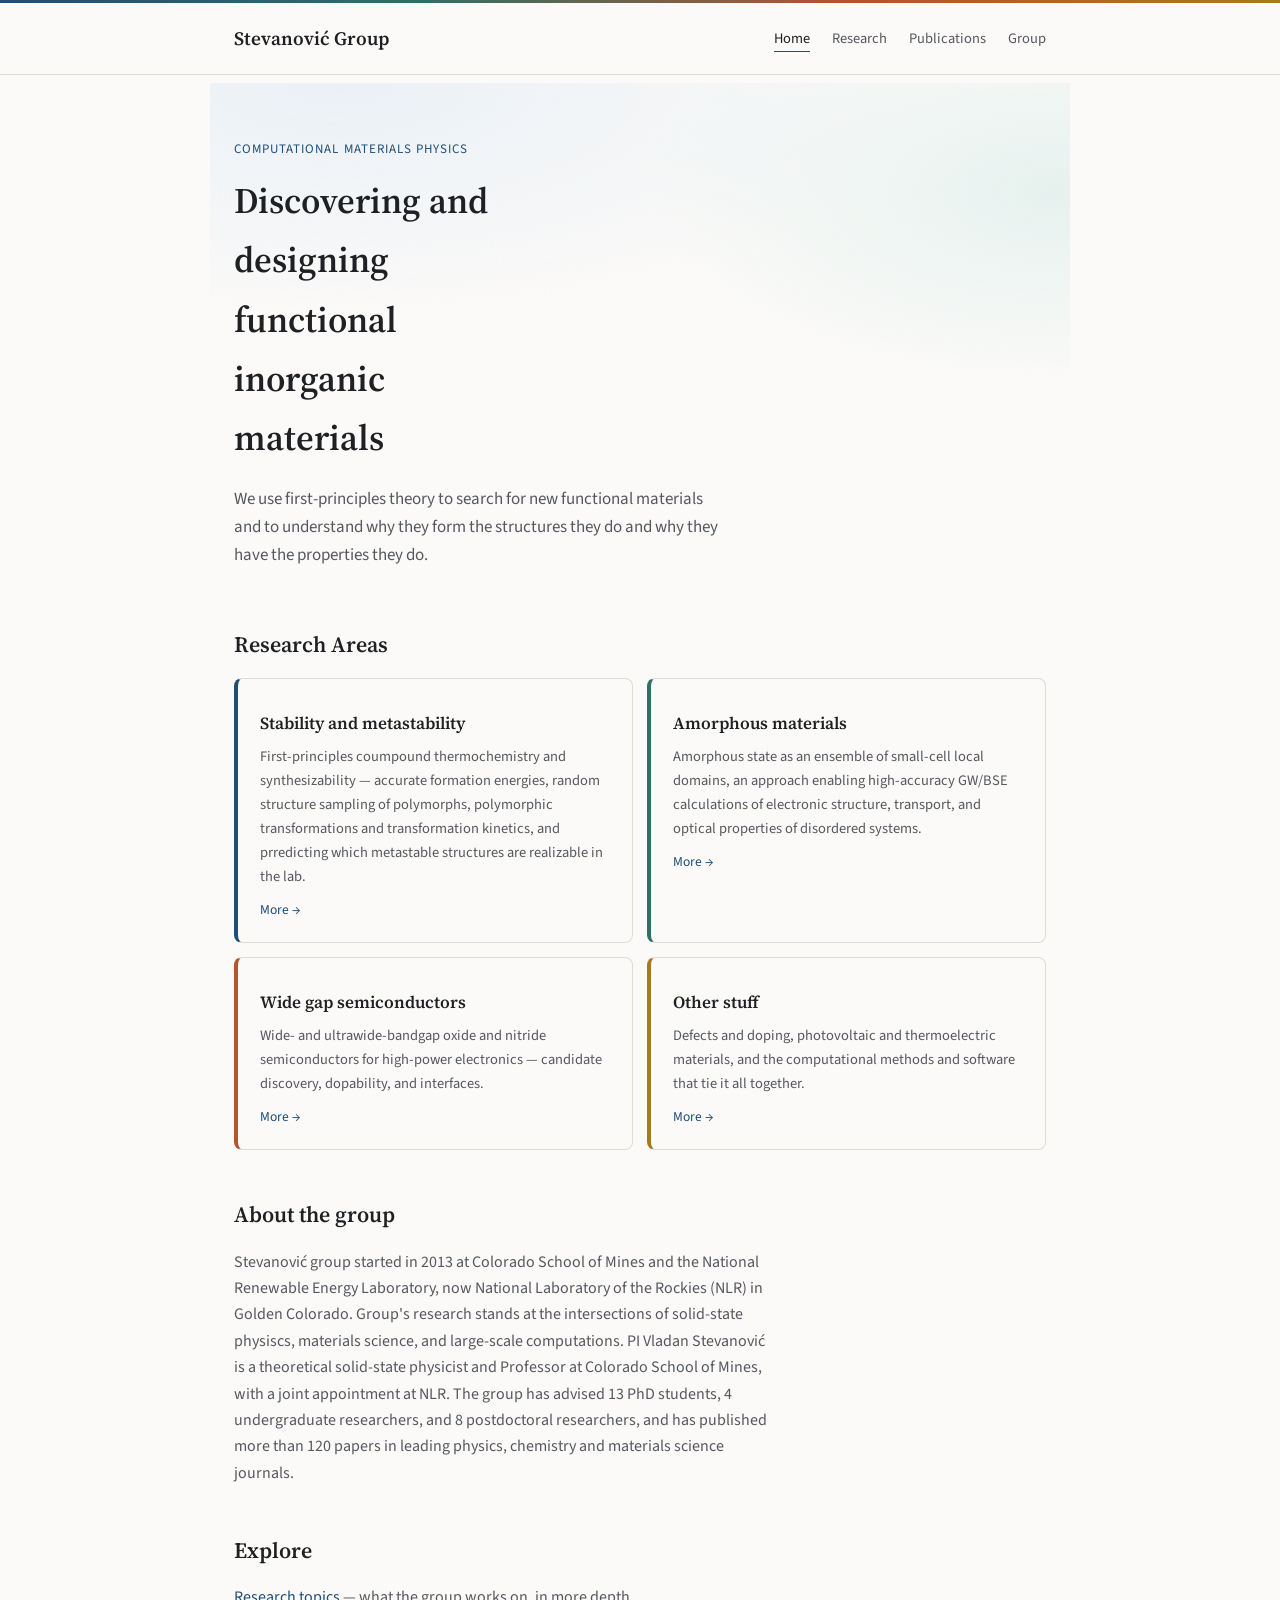
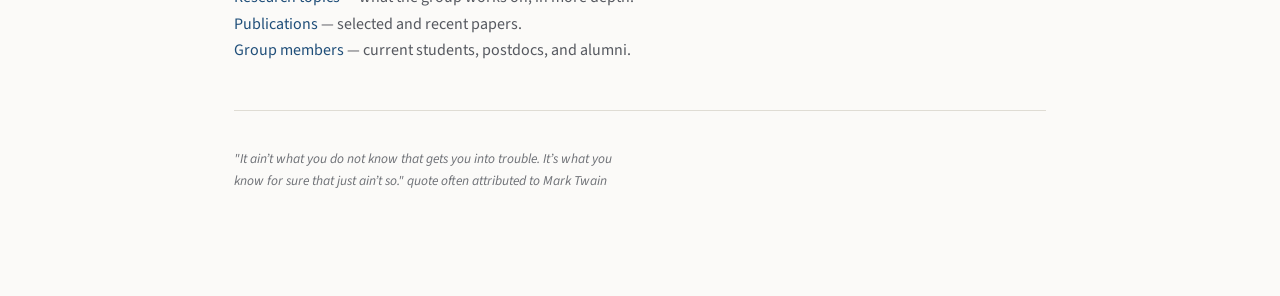
<file: index.html>
<!DOCTYPE html>
<html lang="en">
<head>
<meta charset="UTF-8">
<meta name="viewport" content="width=device-width, initial-scale=1.0">
<title>Stevanović Group — Computational Materials Physics</title>
<link rel="preconnect" href="https://fonts.googleapis.com">
<link rel="preconnect" href="https://fonts.gstatic.com" crossorigin>
<link href="https://fonts.googleapis.com/css2?family=Source+Serif+4:ital,wght@0,400;0,600;1,400&family=Source+Sans+3:wght@400;500;600&display=swap" rel="stylesheet">
<link rel="stylesheet" href="styles.css">
</head>
<body>

<header class="site-header">
  <div class="inner">
    <a class="brand" href="index.html">Stevanović Group</a>
    <ul class="site-nav">
      <li><a href="index.html" class="active">Home</a></li>
      <li><a href="research.html">Research</a></li>
      <li><a href="publications.html">Publications</a></li>
      <li><a href="group.html">Group</a></li>
    </ul>
  </div>
</header>

<div class="page">

  <div class="hero">
    <p class="eyebrow">Computational Materials Physics</p>
    <h1>Discovering and designing functional inorganic materials</h1>
    <p class="lede">We use first-principles theory to search for new functional materials and to
      understand why they form the structures they do and why they have the properties they do.</p>
  </div>

  <section class="highlights">
    <h2>Research Areas</h2>
    <div class="cards">
      <div class="card">
        <h3>Stability and metastability</h3>
        <p>First-principles coumpound thermochemistry and synthesizability — accurate formation
          energies, random structure sampling of polymorphs, polymorphic transformations and transformation
	  kinetics, and prredicting which metastable structures are realizable in the lab.</p>
        <a class="more" href="research.html#discovery">More →</a>
      </div>
      <div class="card">
        <h3>Amorphous materials</h3>
        <p>Amorphous state as an ensemble of small-cell local domains, an approach enabling
          high-accuracy GW/BSE calculations of electronic structure, transport, and optical
          properties of disordered systems.</p>
        <a class="more" href="research.html#amorphous">More →</a>
      </div>
      <div class="card">
        <h3>Wide gap semiconductors</h3>
        <p>Wide- and ultrawide-bandgap oxide and nitride semiconductors for high-power
          electronics — candidate discovery, dopability, and interfaces.</p>
        <a class="more" href="research.html#semiconductors">More →</a>
      </div>
      <div class="card">
        <h3>Other stuff</h3>
        <p>Defects and doping, photovoltaic and thermoelectric materials, and the
          computational methods and software that tie it all together.</p>
        <a class="more" href="research.html#other">More →</a>
      </div>
    </div>
  </section>

  <section class="about">
    <h2>About the group</h2>
    <p style="color:var(--ink-dim); max-width:68ch;">Stevanović group started in 2013 at Colorado
      School of Mines and the National Renewable Energy Laboratory, now National Laboratory of the Rockies (NLR)
      in Golden Colorado. Group's research stands at the intersections of solid-state physiscs, materials science,
      and large-scale computations. PI Vladan Stevanović is a theoretical solid-state physicist and Professor at
      Colorado School of Mines, with a joint appointment at NLR. The group has advised 13 PhD students,
      4 undergraduate researchers, and 8 postdoctoral researchers, and has published more than 120 papers
      in leading physics, chemistry and materials science journals.</p>
  </section>

  <section class="explore">
    <h2>Explore</h2>
    <p style="color:var(--ink-dim);">
      <a href="research.html">Research topics</a> — what the group works on, in more depth.<br>
      <a href="publications.html">Publications</a> — selected and recent papers.<br>
      <a href="group.html">Group members</a> — current students, postdocs, and alumni.
    </p>
  </section>

  <footer>
    <p style="color:var(--ink-dim); max-width:68ch;">"It ain’t what you do not know that gets you into trouble.
      It’s what you know for sure that just ain’t so." quote often attributed to Mark Twain</p>
  </footer>

</div>
</body>
</html>
</file>
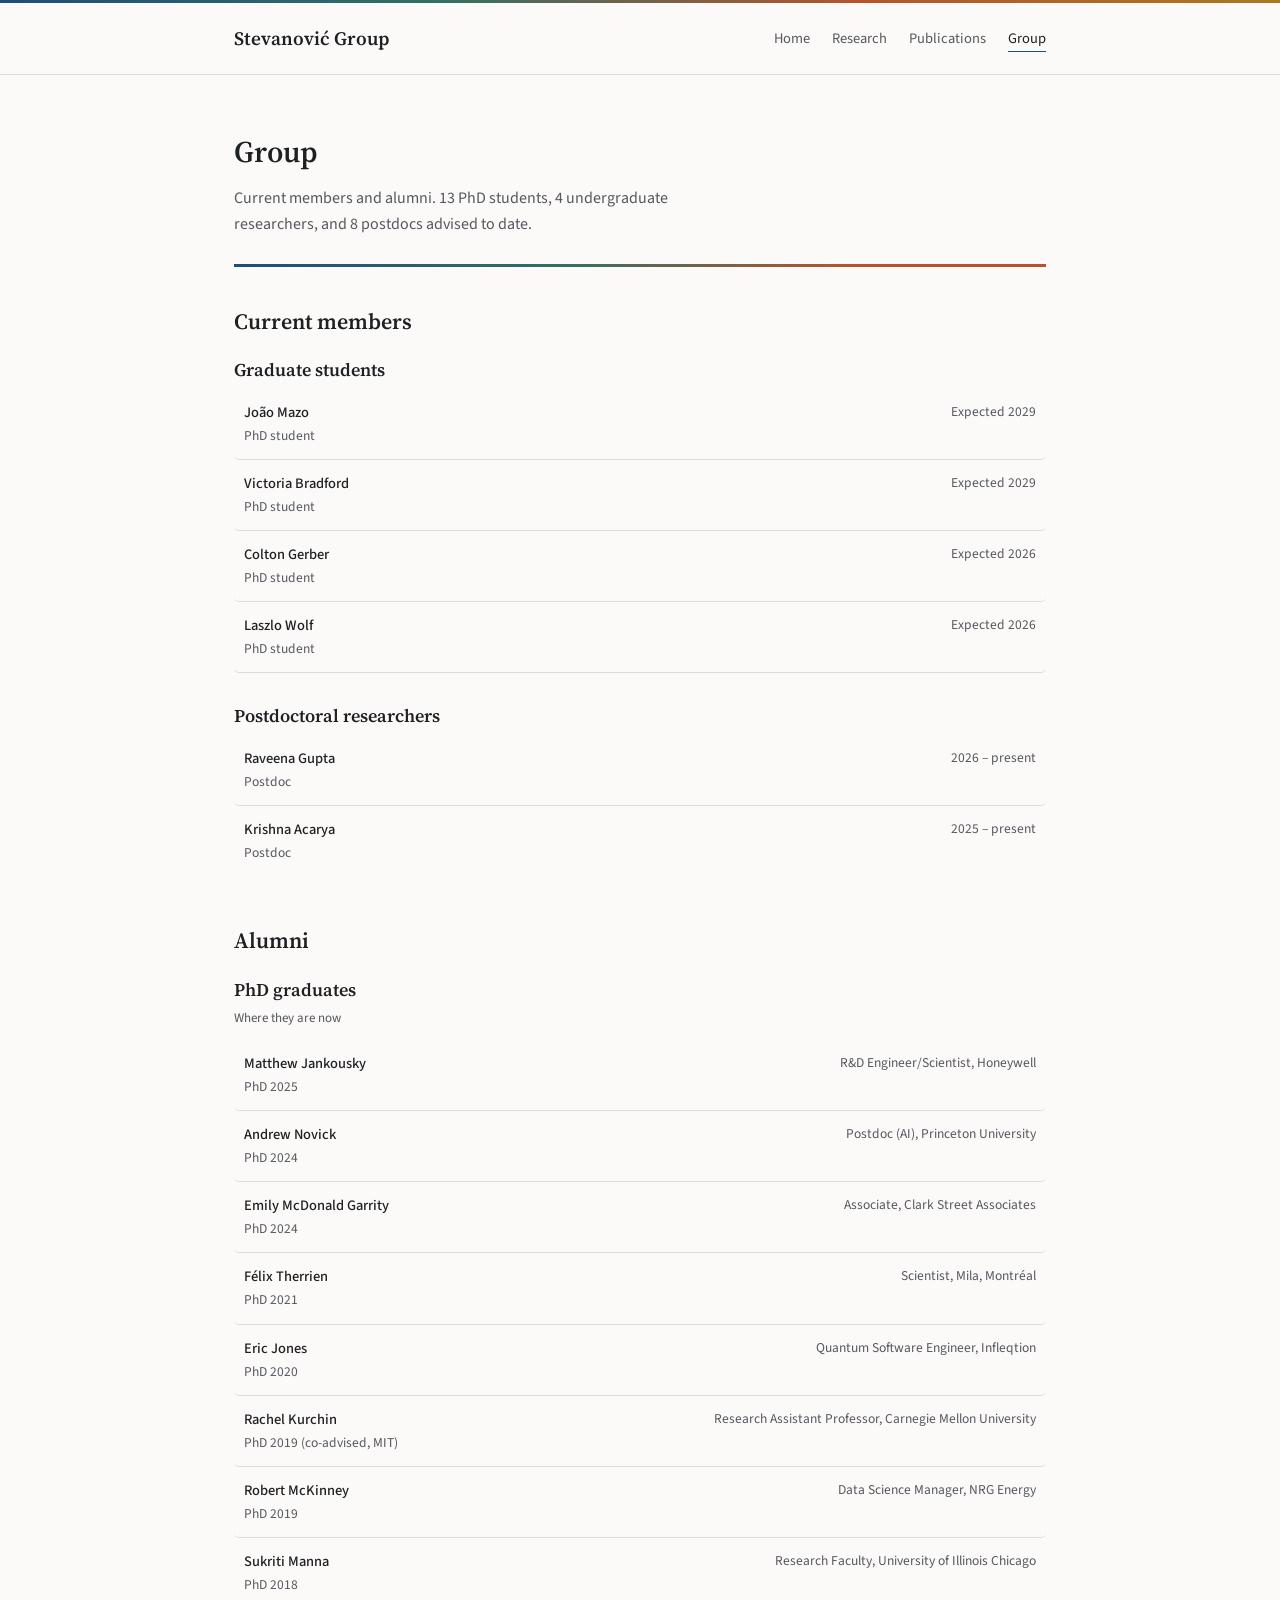
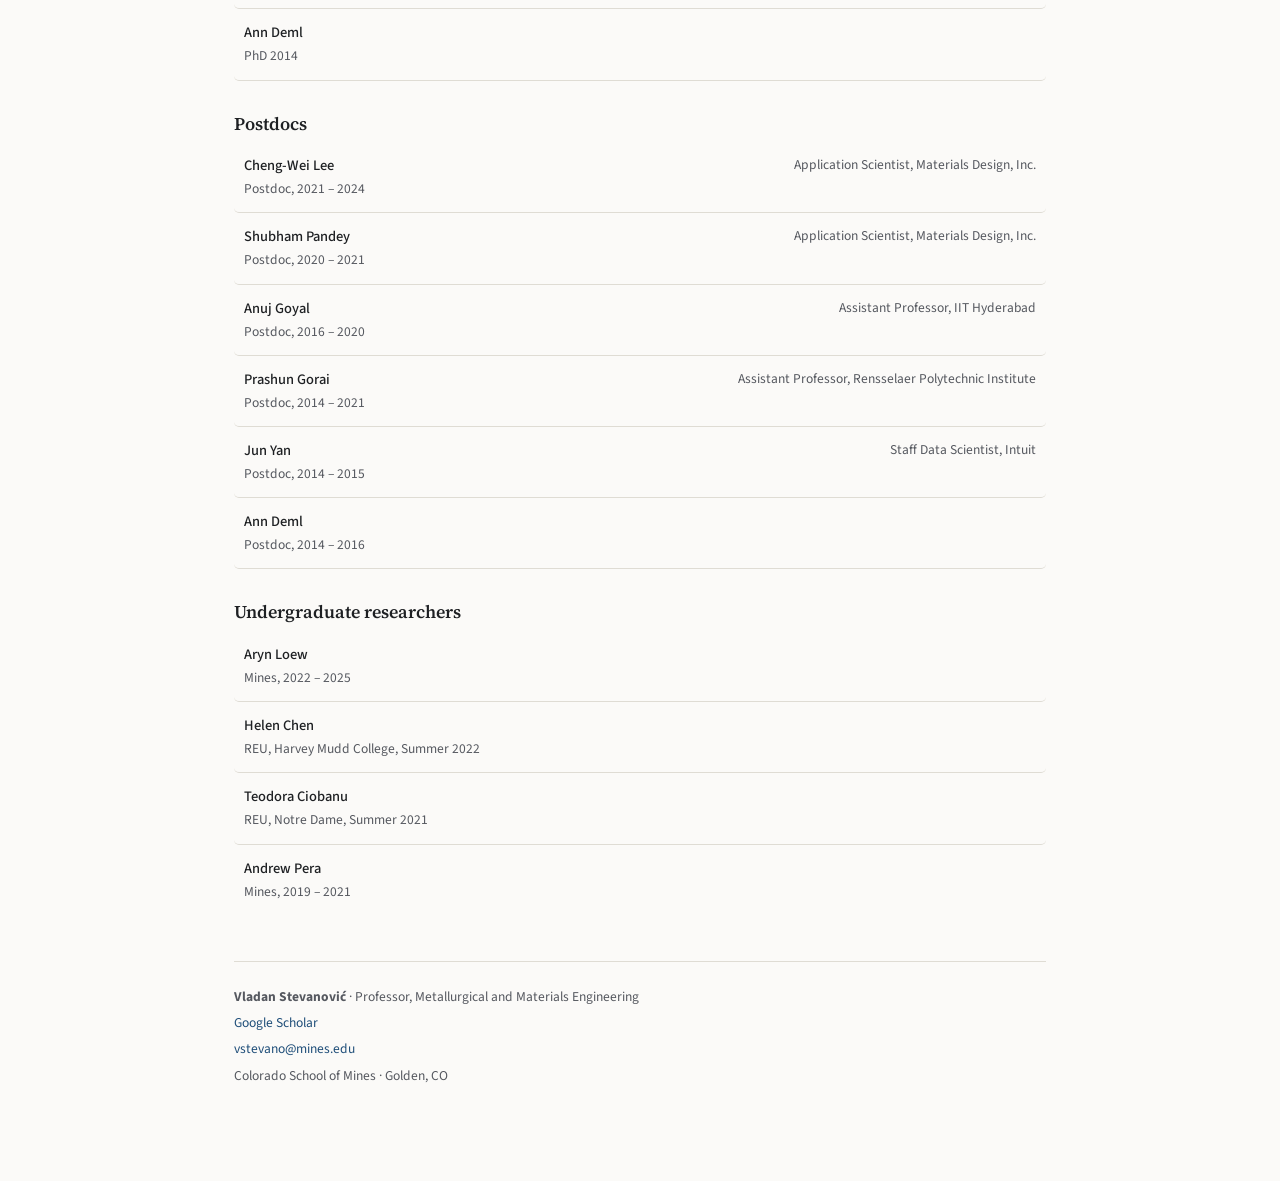
<file: group.html>
<!DOCTYPE html>
<html lang="en">
<head>
<meta charset="UTF-8">
<meta name="viewport" content="width=device-width, initial-scale=1.0">
<title>Group — Stevanović Group</title>
<link rel="preconnect" href="https://fonts.googleapis.com">
<link rel="preconnect" href="https://fonts.gstatic.com" crossorigin>
<link href="https://fonts.googleapis.com/css2?family=Source+Serif+4:ital,wght@0,400;0,600;1,400&family=Source+Sans+3:wght@400;500;600&display=swap" rel="stylesheet">
<link rel="stylesheet" href="styles.css">
</head>
<body>

<header class="site-header">
  <div class="inner">
    <a class="brand" href="index.html">Stevanović Group</a>
    <ul class="site-nav">
      <li><a href="index.html">Home</a></li>
      <li><a href="research.html">Research</a></li>
      <li><a href="publications.html">Publications</a></li>
      <li><a href="group.html" class="active">Group</a></li>
    </ul>
  </div>
</header>

<div class="page">

  <div class="page-head">
    <h1>Group</h1>
    <p>Current members and alumni. 13 PhD students, 4 undergraduate researchers, and
      8 postdocs advised to date.</p>
  </div>

  <section class="group-block">
    <h2>Current members</h2>

    <h3>Graduate students</h3>
    <div class="member"><div><div class="name">João Mazo</div><div class="role">PhD student</div></div><div class="when">Expected 2029</div></div>
    <div class="member"><div><div class="name">Victoria Bradford</div><div class="role">PhD student</div></div><div class="when">Expected 2029</div></div>
    <div class="member"><div><div class="name">Colton Gerber</div><div class="role">PhD student</div></div><div class="when">Expected 2026</div></div>
    <div class="member"><div><div class="name">Laszlo Wolf</div><div class="role">PhD student</div></div><div class="when">Expected 2026</div></div>

    <h3 style="margin-top:28px;">Postdoctoral researchers</h3>
    <div class="member"><div><div class="name">Raveena Gupta</div><div class="role">Postdoc</div></div><div class="when">2026 – present</div></div>
    <div class="member"><div><div class="name">Krishna Acarya</div><div class="role">Postdoc</div></div><div class="when">2025 – present</div></div>
  </section>

  <section class="group-block">
    <h2>Alumni</h2>

    <h3>PhD graduates</h3>
    <p class="sub">Where they are now</p>
    <div class="member"><div><div class="name">Matthew Jankousky</div><div class="role">PhD 2025</div></div><div class="when">R&amp;D Engineer/Scientist, Honeywell</div></div>
    <div class="member"><div><div class="name">Andrew Novick</div><div class="role">PhD 2024</div></div><div class="when">Postdoc (AI), Princeton University</div></div>
    <div class="member"><div><div class="name">Emily McDonald Garrity</div><div class="role">PhD 2024</div></div><div class="when">Associate, Clark Street Associates</div></div>
    <div class="member"><div><div class="name">Félix Therrien</div><div class="role">PhD 2021</div></div><div class="when">Scientist, Mila, Montréal</div></div>
    <div class="member"><div><div class="name">Eric Jones</div><div class="role">PhD 2020</div></div><div class="when">Quantum Software Engineer, Infleqtion</div></div>
    <div class="member"><div><div class="name">Rachel Kurchin</div><div class="role">PhD 2019 (co-advised, MIT)</div></div><div class="when">Research Assistant Professor, Carnegie Mellon University</div></div>
    <div class="member"><div><div class="name">Robert McKinney</div><div class="role">PhD 2019</div></div><div class="when">Data Science Manager, NRG Energy</div></div>
    <div class="member"><div><div class="name">Sukriti Manna</div><div class="role">PhD 2018</div></div><div class="when">Research Faculty, University of Illinois Chicago</div></div>
    <div class="member"><div><div class="name">Ann Deml</div><div class="role">PhD 2014</div></div><div class="when">&nbsp;</div></div>

    <h3 style="margin-top:28px;">Postdocs</h3>
    <div class="member"><div><div class="name">Cheng-Wei Lee</div><div class="role">Postdoc, 2021 – 2024</div></div><div class="when">Application Scientist, Materials Design, Inc.</div></div>
    <div class="member"><div><div class="name">Shubham Pandey</div><div class="role">Postdoc, 2020 – 2021</div></div><div class="when">Application Scientist, Materials Design, Inc.</div></div>
    <div class="member"><div><div class="name">Anuj Goyal</div><div class="role">Postdoc, 2016 – 2020</div></div><div class="when">Assistant Professor, IIT Hyderabad</div></div>
    <div class="member"><div><div class="name">Prashun Gorai</div><div class="role">Postdoc, 2014 – 2021</div></div><div class="when">Assistant Professor, Rensselaer Polytechnic Institute</div></div>
    <div class="member"><div><div class="name">Jun Yan</div><div class="role">Postdoc, 2014 – 2015</div></div><div class="when">Staff Data Scientist, Intuit</div></div>
    <div class="member"><div><div class="name">Ann Deml</div><div class="role">Postdoc, 2014 – 2016</div></div><div class="when">&nbsp;</div></div>

    <h3 style="margin-top:28px;">Undergraduate researchers</h3>
    <div class="member"><div><div class="name">Aryn Loew</div><div class="role">Mines, 2022 – 2025</div></div><div class="when">&nbsp;</div></div>
    <div class="member"><div><div class="name">Helen Chen</div><div class="role">REU, Harvey Mudd College, Summer 2022</div></div><div class="when">&nbsp;</div></div>
    <div class="member"><div><div class="name">Teodora Ciobanu</div><div class="role">REU, Notre Dame, Summer 2021</div></div><div class="when">&nbsp;</div></div>
    <div class="member"><div><div class="name">Andrew Pera</div><div class="role">Mines, 2019 – 2021</div></div><div class="when">&nbsp;</div></div>
  </section>

  <footer>
    <div><strong>Vladan Stevanović</strong> · Professor, Metallurgical and Materials Engineering</div>
    <div><a href="https://scholar.google.com/citations?hl=en&user=itfRzZAAAAAJ">Google Scholar</a></div>
    <div><a href="mailto:vstevano@mines.edu">vstevano@mines.edu</a></div>
    <div>Colorado School of Mines · Golden, CO</div>
  </footer>

</div>
</body>
</html>
</file>
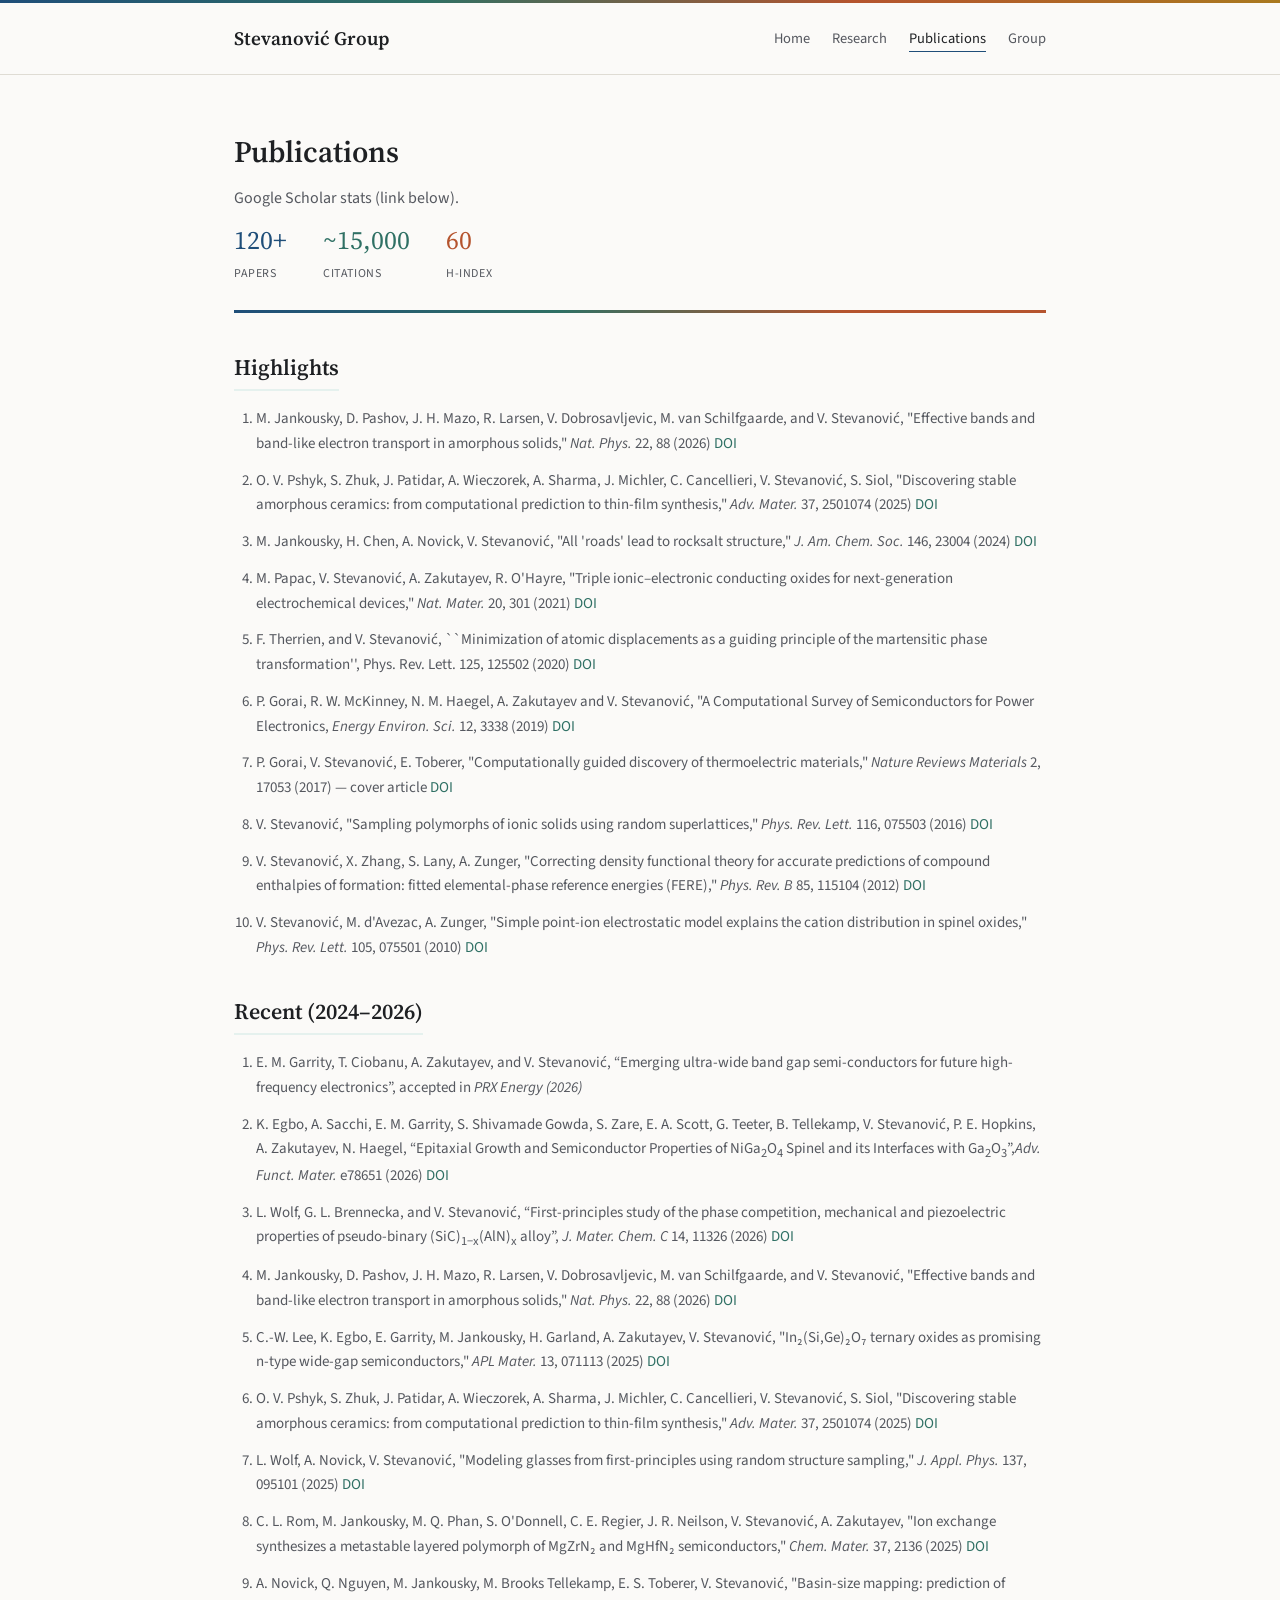
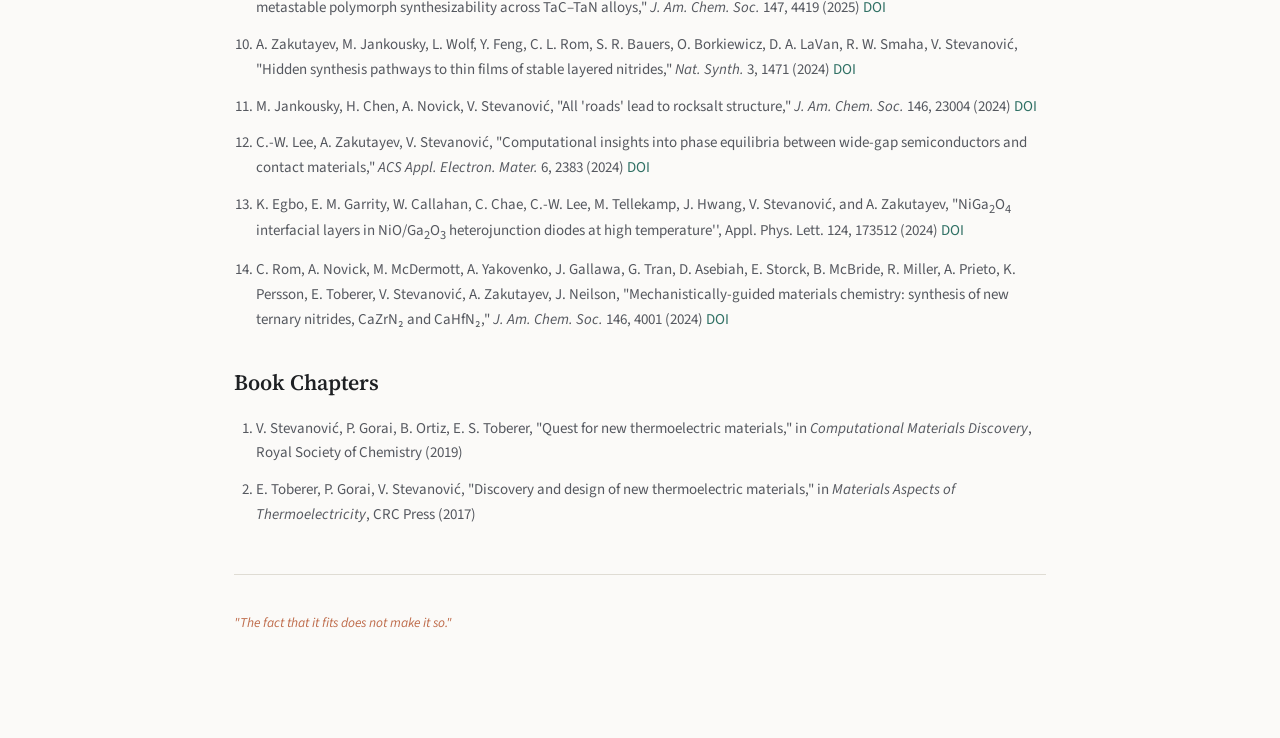
<file: publications.html>
<!DOCTYPE html>
<html lang="en">
<head>
<meta charset="UTF-8">
<meta name="viewport" content="width=device-width, initial-scale=1.0">
<title>Publications — Stevanović Group</title>
<link rel="preconnect" href="https://fonts.googleapis.com">
<link rel="preconnect" href="https://fonts.gstatic.com" crossorigin>
<link href="https://fonts.googleapis.com/css2?family=Source+Serif+4:ital,wght@0,400;0,600;1,400&family=Source+Sans+3:wght@400;500;600&display=swap" rel="stylesheet">
<link rel="stylesheet" href="styles.css">
</head>
<body>

<header class="site-header">
  <div class="inner">
    <a class="brand" href="index.html">Stevanović Group</a>
    <ul class="site-nav">
      <li><a href="index.html">Home</a></li>
      <li><a href="research.html">Research</a></li>
      <li><a href="publications.html" class="active">Publications</a></li>
      <li><a href="group.html">Group</a></li>
    </ul>
  </div>
</header>

<div class="page">

  <div class="page-head">
    <h1>Publications</h1>
    <p> Google Scholar stats (link below).</p>
    <div class="stats">
      <div class="stat"><div class="num">120+</div><div class="label">papers</div></div>
      <div class="stat"><div class="num">~15,000</div><div class="label">citations</div></div>
      <div class="stat"><div class="num">60</div><div class="label">h-index</div></div>
    </div>
  </div>

  <section class="pub-group">
    <h2>Highlights</h2>
    <ol class="pubs">
      <li>M. Jankousky, D. Pashov, J. H. Mazo, R. Larsen, V. Dobrosavljevic, M. van Schilfgaarde, and V. Stevanović, "Effective bands and band-like electron transport in amorphous solids," <em>Nat. Phys.</em> 22, 88 (2026) <a href="https://doi.org/10.1038/s41567-025-03099-x" target="_blank">DOI</a></li>
      <li>O. V. Pshyk, S. Zhuk, J. Patidar, A. Wieczorek, A. Sharma, J. Michler, C. Cancellieri, V. Stevanović, S. Siol, "Discovering stable amorphous ceramics: from computational prediction to thin-film synthesis," <em>Adv. Mater.</em> 37, 2501074 (2025) <a href="https://doi.org/10.1002/adma.202501074" target="_blank">DOI</a></li>
      <li>M. Jankousky, H. Chen, A. Novick, V. Stevanović, "All 'roads' lead to rocksalt structure," <em>J. Am. Chem. Soc.</em> 146, 23004 (2024) <a href="https://doi.org/10.1021/jacs.4c02974" target="_blank">DOI</a> </li>
      <li>M. Papac, V. Stevanović, A. Zakutayev, R. O'Hayre, "Triple ionic–electronic conducting oxides for next-generation electrochemical devices," <em>Nat. Mater.</em> 20, 301 (2021) <a href="https://doi.org/10.1038/s41563-020-00854-8" target="_blank">DOI</a></li>
      <li> F. Therrien, and V. Stevanović, ``Minimization of atomic displacements as a guiding principle of the martensitic phase transformation'', Phys. Rev. Lett. 125, 125502 (2020) <a href="https://doi.org/10.1103/PhysRevLett.125.125502" target="_blank">DOI</a></li>
      <li> P. Gorai, R. W. McKinney, N. M. Haegel, A. Zakutayev and V. Stevanović, "A Computational Survey of Semiconductors for Power Electronics, <em>Energy Environ. Sci.</em> 12, 3338 (2019) <a href="https://doi.org/10.1039/C9EE01529A" target="_blank">DOI</a> </li>
      <li>P. Gorai, V. Stevanović, E. Toberer, "Computationally guided discovery of thermoelectric materials," <em>Nature Reviews Materials</em> 2, 17053 (2017) — cover article <a href="https://doi.org/10.1038/natrevmats.2017.53" target="_blank">DOI</a> </li>
      <li>V. Stevanović, "Sampling polymorphs of ionic solids using random superlattices," <em>Phys. Rev. Lett.</em> 116, 075503 (2016) <a href="https://doi.org/10.1103/PhysRevLett.116.075503" target="_blank">DOI</a> </li>
      <li>V. Stevanović, X. Zhang, S. Lany, A. Zunger, "Correcting density functional theory for accurate predictions of compound enthalpies of formation: fitted elemental-phase reference energies (FERE)," <em>Phys. Rev. B</em> 85, 115104 (2012) <a href="https://doi.org/10.1103/PhysRevB.85.115104" target="_blank">DOI</a> </li>
      <li>V. Stevanović, M. d'Avezac, A. Zunger, "Simple point-ion electrostatic model explains the cation distribution in spinel oxides," <em>Phys. Rev. Lett.</em> 105, 075501 (2010) <a href="https://doi.org/10.1103/PhysRevLett.105.075501" target="_blank">DOI</a> </li>
    </ol>
  </section>

  <section class="pub-group">
    <h2>Recent (2024–2026)</h2>
    <ol class="pubs">
      <li>E. M. Garrity, T. Ciobanu, A. Zakutayev, and V. Stevanović, “Emerging ultra-wide band gap semi-conductors for future high-frequency electronics”, accepted in <em>PRX Energy (2026)</em> </li>
      <li>K. Egbo, A. Sacchi, E. M. Garrity, S. Shivamade Gowda, S. Zare, E. A. Scott, G. Teeter, B. Tellekamp, V. Stevanović, P. E. Hopkins, A. Zakutayev, N. Haegel, “Epitaxial Growth and Semiconductor Properties of NiGa<sub>2</sub>O<sub>4</sub> Spinel and its Interfaces with Ga<sub>2</sub>O<sub>3</sub>”,<em>Adv. Funct. Mater.</em> e78651 (2026) <a href="https://doi.org/10.1002/adfm.78651" target="_blank">DOI</a></li>
      <li>L. Wolf, G. L. Brennecka, and V. Stevanović, “First-principles study of the phase competition, mechanical and piezoelectric properties of pseudo-binary (SiC)<sub>1−x</sub>(AlN)<sub>x</sub> alloy”, <em>J. Mater. Chem. C</em> 14, 11326 (2026) <a href="https://doi.org/10.1039/D6TC00220J" target="_blank">DOI</a> </li>
      <li>M. Jankousky, D. Pashov, J. H. Mazo, R. Larsen, V. Dobrosavljevic, M. van Schilfgaarde, and V. Stevanović, "Effective bands and band-like electron transport in amorphous solids," <em>Nat. Phys.</em> 22, 88 (2026) <a href="https://doi.org/10.1038/s41567-025-03099-x" target="_blank">DOI</a></li>
      <li>C.-W. Lee, K. Egbo, E. Garrity, M. Jankousky, H. Garland, A. Zakutayev, V. Stevanović, "In₂(Si,Ge)₂O₇ ternary oxides as promising n-type wide-gap semiconductors," <em>APL Mater.</em> 13, 071113 (2025) <a href="https://doi.org/10.1063/5.0268336" target="_blank">DOI</a></li>
      <li>O. V. Pshyk, S. Zhuk, J. Patidar, A. Wieczorek, A. Sharma, J. Michler, C. Cancellieri, V. Stevanović, S. Siol, "Discovering stable amorphous ceramics: from computational prediction to thin-film synthesis," <em>Adv. Mater.</em> 37, 2501074 (2025) <a href="https://doi.org/10.1002/adma.202501074" target="_blank">DOI</a></li>
      <li>L. Wolf, A. Novick, V. Stevanović, "Modeling glasses from first-principles using random structure sampling," <em>J. Appl. Phys.</em> 137, 095101 (2025) <a href="https://doi.org/10.1063/5.0243888" target="_blank">DOI</a>  </li>
      <li>C. L. Rom, M. Jankousky, M. Q. Phan, S. O'Donnell, C. E. Regier, J. R. Neilson, V. Stevanović, A. Zakutayev, "Ion exchange synthesizes a metastable layered polymorph of MgZrN₂ and MgHfN₂ semiconductors," <em>Chem. Mater.</em> 37, 2136 (2025) <a href="https://doi.org/10.1021/acs.chemmater.4c02748" target="_blank">DOI</a></li>
      <li>A. Novick, Q. Nguyen, M. Jankousky, M. Brooks Tellekamp, E. S. Toberer, V. Stevanović, "Basin-size mapping: prediction of metastable polymorph synthesizability across TaC–TaN alloys," <em>J. Am. Chem. Soc.</em> 147, 4419 (2025) <a href="https://doi.org/10.1038/s44160-024-00643-0" target="_blank">DOI</a> </li>
      <li>A. Zakutayev, M. Jankousky, L. Wolf, Y. Feng, C. L. Rom, S. R. Bauers, O. Borkiewicz, D. A. LaVan, R. W. Smaha, V. Stevanović, "Hidden synthesis pathways to thin films of stable layered nitrides," <em>Nat. Synth.</em> 3, 1471 (2024) <a href="https://doi.org/10.1038/s44160-024-00643-0" target="_blank">DOI</a> </li>
      <li>M. Jankousky, H. Chen, A. Novick, V. Stevanović, "All 'roads' lead to rocksalt structure," <em>J. Am. Chem. Soc.</em> 146, 23004 (2024) <a href="https://doi.org/10.1021/jacs.4c02974" target="_blank">DOI</a> </li>
      <li>C.-W. Lee, A. Zakutayev, V. Stevanović, "Computational insights into phase equilibria between wide-gap semiconductors and contact materials," <em>ACS Appl. Electron. Mater.</em> 6, 2383 (2024) <a href="https://doi.org/10.1021/acsaelm.4c00032" target="_blank">DOI</a> </li>
      <li> K. Egbo, E. M. Garrity, W. Callahan, C. Chae, C.-W. Lee, M. Tellekamp, J. Hwang, V. Stevanović, and A. Zakutayev, "NiGa<sub>2</sub>O<sub>4</sub> interfacial layers in NiO/Ga<sub>2</sub>O<sub>3</sub> heterojunction diodes at high temperature'', Appl. Phys. Lett. 124, 173512 (2024) <a href="https://doi.org/10.1063/5.0194540" target="_blank">DOI</a> </li>
      <li>C. Rom, A. Novick, M. McDermott, A. Yakovenko, J. Gallawa, G. Tran, D. Asebiah, E. Storck, B. McBride, R. Miller, A. Prieto, K. Persson, E. Toberer, V. Stevanović, A. Zakutayev, J. Neilson, "Mechanistically-guided materials chemistry: synthesis of new ternary nitrides, CaZrN₂ and CaHfN₂," <em>J. Am. Chem. Soc.</em> 146, 4001 (2024) <a href="https://doi.org/10.1021/jacs.3c12114" target="_blank">DOI</a></li>
    </ol>
  </section>

  
  <section class="book-chapters">
    <h2>Book Chapters</h2>
    <ol class="pubs">
      <li>V. Stevanović, P. Gorai, B. Ortiz, E. S. Toberer, "Quest for new thermoelectric materials," in <em>Computational Materials Discovery</em>, Royal Society of Chemistry (2019)</li>
      <li>E. Toberer, P. Gorai, V. Stevanović, "Discovery and design of new thermoelectric materials," in <em>Materials Aspects of Thermoelectricity</em>, CRC Press (2017)</li>
    </ol>
  </section>


  <footer>
    <p> "The fact that it fits does not make it so."</p>
  </footer>

</div>
</body>
</html>
</file>
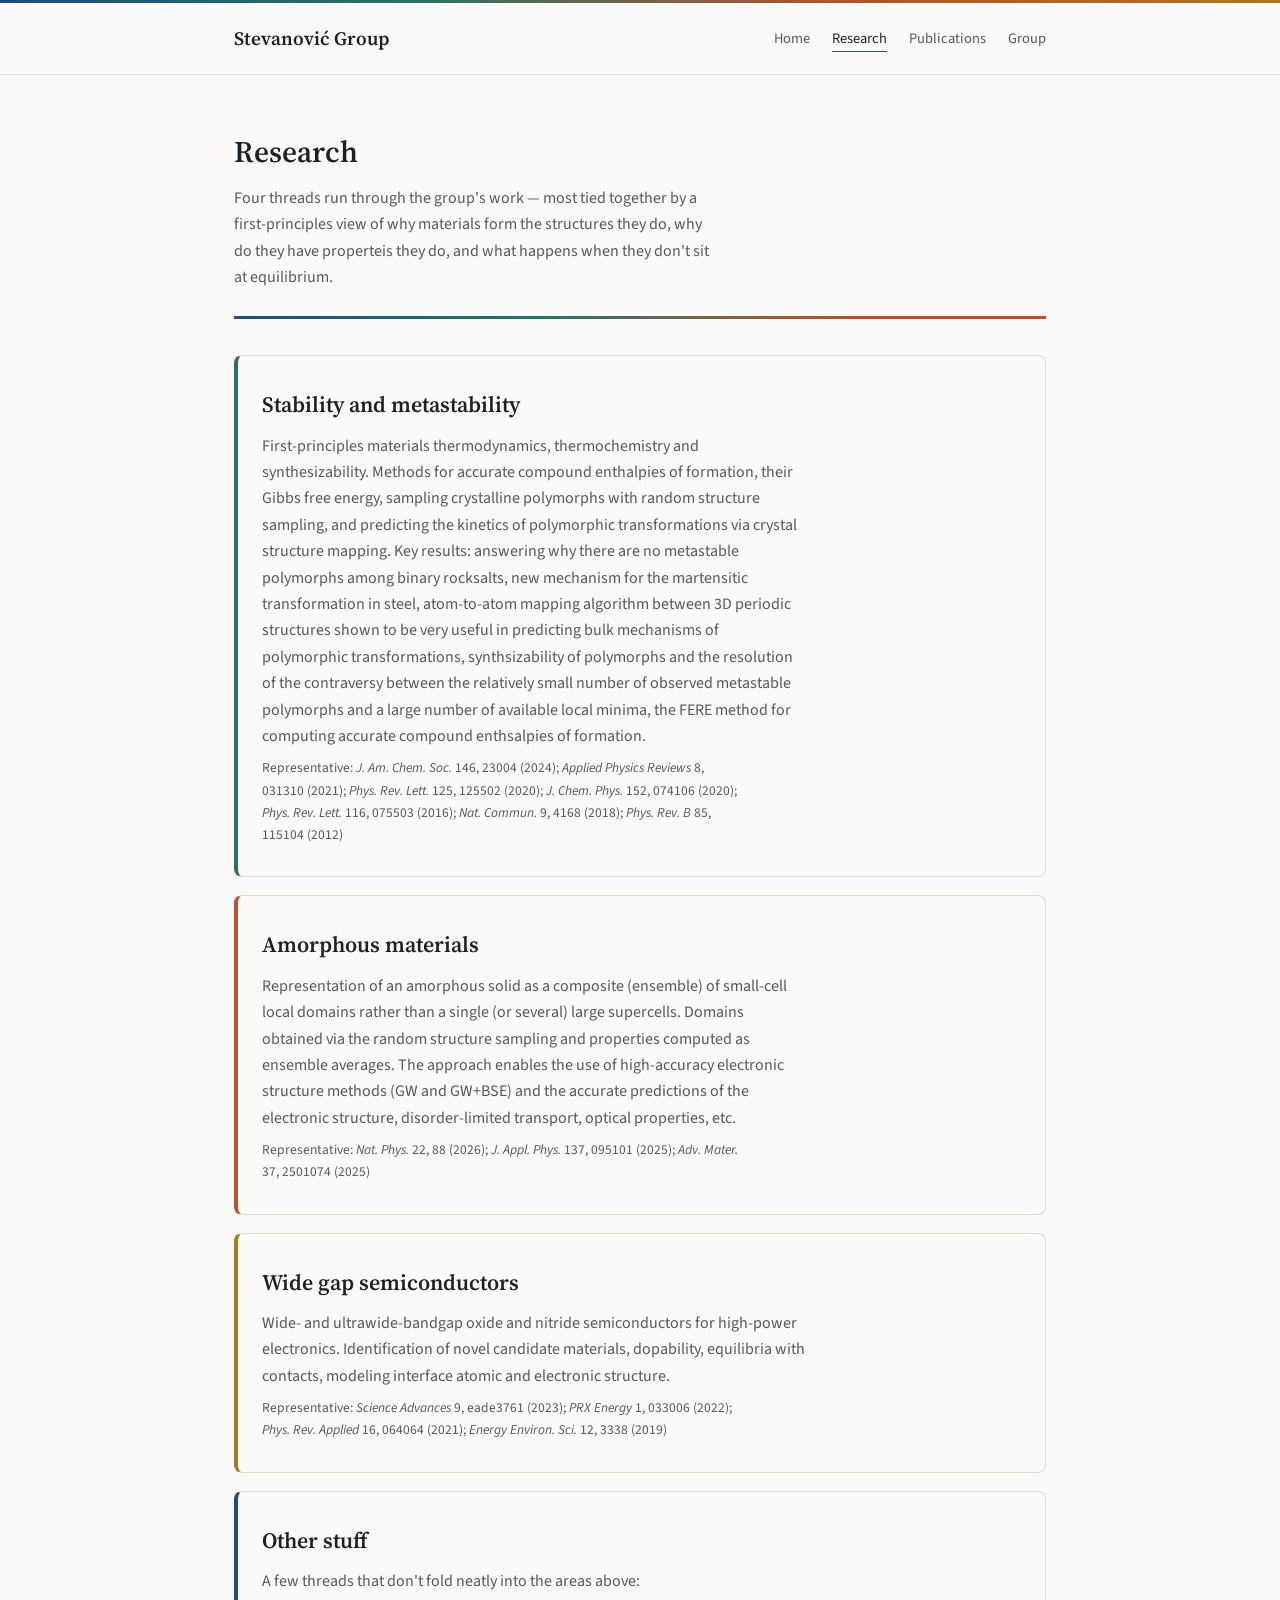
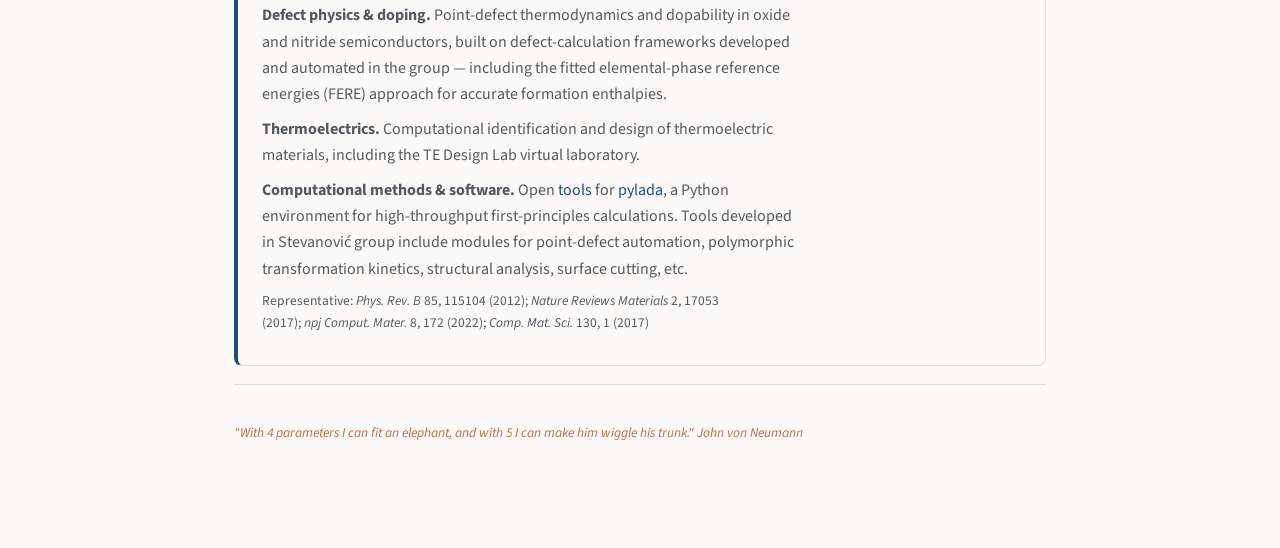
<file: research.html>
<!DOCTYPE html>
<html lang="en">
<head>
<meta charset="UTF-8">
<meta name="viewport" content="width=device-width, initial-scale=1.0">
<title>Research — Stevanović Group</title>
<link rel="preconnect" href="https://fonts.googleapis.com">
<link rel="preconnect" href="https://fonts.gstatic.com" crossorigin>
<link href="https://fonts.googleapis.com/css2?family=Source+Serif+4:ital,wght@0,400;0,600;1,400&family=Source+Sans+3:wght@400;500;600&display=swap" rel="stylesheet">
<link rel="stylesheet" href="styles.css">
</head>
<body>

<header class="site-header">
  <div class="inner">
    <a class="brand" href="index.html">Stevanović Group</a>
    <ul class="site-nav">
      <li><a href="index.html">Home</a></li>
      <li><a href="research.html" class="active">Research</a></li>
      <li><a href="publications.html">Publications</a></li>
      <li><a href="group.html">Group</a></li>
    </ul>
  </div>
</header>

<div class="page">

  <div class="page-head">
    <h1>Research</h1>
    <p>Four threads run through the group's work — most tied together by a first-principles view
      of why materials form the structures they do, why do they have properteis they do, and what
      happens when they don't sit at equilibrium.</p>
  </div>

  <div class="topic" id="discovery">
    <h2>Stability and metastability</h2>
    <p>First-principles materials thermodynamics, thermochemistry and synthesizability. Methods
      for accurate compound enthalpies of formation, their Gibbs free energy, sampling crystalline
      polymorphs with random structure sampling, and predicting the kinetics of polymorphic
      transformations via crystal structure mapping. Key results: answering why there are no
      metastable polymorphs among binary rocksalts, new mechanism for the martensitic transformation
      in steel, atom-to-atom mapping algorithm between 3D periodic structures shown to be 
      very useful in predicting bulk mechanisms of polymorphic transformations, synthsizability of polymorphs
      and the resolution of the contraversy between the relatively small number of observed metastable
      polymorphs and a large number of available local minima, the FERE method for computing accurate
      compound enthsalpies of formation. </p>
    <p class="refs">Representative: <em>J. Am. Chem. Soc.</em> 146, 23004 (2024); <em>Applied
      Physics Reviews</em> 8, 031310 (2021); <em>Phys. Rev. Lett.</em> 125, 125502 (2020);
      <em>J. Chem. Phys.</em> 152, 074106 (2020); <em>Phys. Rev. Lett.</em> 116, 075503 (2016);
      <em>Nat. Commun.</em> 9, 4168 (2018); <em>Phys. Rev. B</em> 85, 115104 (2012)</p>
  </div>

  <div class="topic" id="amorphous">
    <h2>Amorphous materials</h2>
    <p>Representation of an amorphous solid as a composite (ensemble) of small-cell local domains
      rather than a single (or several) large supercells. Domains obtained via the random structure
      sampling and properties computed as ensemble averages. The approach enables the use of
      high-accuracy electronic structure methods (GW and GW+BSE) and the accurate predictions of
      the electronic structure, disorder-limited transport, optical properties, etc.</p>
    <p class="refs">Representative: <em>Nat. Phys.</em> 22, 88 (2026); <em>J. Appl. Phys.</em> 137,
      095101 (2025); <em>Adv. Mater.</em> 37, 2501074 (2025)</p>
  </div>

  <div class="topic" id="semiconductors">
    <h2>Wide gap semiconductors</h2>
    <p>Wide- and ultrawide-bandgap oxide and nitride semiconductors for high-power electronics.
      Identification of novel candidate materials, dopability, equilibria with contacts, modeling
      interface atomic and electronic structure.</p>
    <p class="refs">Representative: <em>Science Advances</em> 9, eade3761 (2023); <em>PRX
      Energy</em> 1, 033006 (2022); <em>Phys. Rev. Applied</em> 16, 064064 (2021); <em>Energy
      Environ. Sci.</em> 12, 3338 (2019)</p>
  </div>

  <div class="topic" id="other">
    <h2>Other stuff</h2>
    <p>A few threads that don't fold neatly into the areas above:</p>
    <p><strong>Defect physics &amp; doping.</strong> Point-defect thermodynamics and dopability in
      oxide and nitride semiconductors, built on defect-calculation frameworks developed and
      automated in the group — including the fitted elemental-phase reference energies (FERE)
      approach for accurate formation enthalpies.</p>
    <p><strong>Thermoelectrics.</strong> Computational identification and design of thermoelectric
      materials, including the TE Design Lab virtual laboratory.</p>
    <p><strong>Computational methods &amp; software.</strong> Open
      <a href="https://github.com/vstevano/toolbox" target="_blank" rel="noopener">tools</a> for <a
      href="https://github.com/pylada" target="_blank" rel="noopener">pylada</a>, a Python
      environment for high-throughput first-principles calculations. Tools developed in Stevanović group
      include modules for point-defect automation, polymorphic transformation kinetics, structural analysis,
      surface cutting, etc.</p>
    <p class="refs">Representative: <em>Phys. Rev. B</em> 85, 115104 (2012); <em>Nature Reviews
      Materials</em> 2, 17053 (2017); <em>npj Comput. Mater.</em> 8, 172 (2022); <em>Comp. Mat.
      Sci.</em> 130, 1 (2017)</p>
  </div>

  <footer>
    <p>"With 4 parameters I can fit an elephant, and with 5 I can make him wiggle his trunk."
     John von Neumann</p>
  </footer>

</div>
</body>
</html>
</file>
<file: styles.css>
:root{
  --bg: #fbfaf8;
  --ink: #1e2023;
  --ink-dim: #55585f;
  --line: #dfdcd4;
  --accent: #1f4e79;
  --accent-soft: #eaf0f6;
  --rust: #b5542e;
  --rust-soft: #f7e9e2;
  --teal: #2f7064;
  --teal-soft: #e5f1ee;
  --gold: #a9791f;
}
*{ box-sizing: border-box; }
body{
  margin:0;
  background: var(--bg);
  color: var(--ink);
  font-family: 'Source Sans 3', sans-serif;
  font-size: 16px;
  line-height: 1.65;
}
a{ color: var(--accent); text-decoration: none; border-bottom: 1px solid transparent; }
a:hover, a:focus-visible{ border-bottom-color: var(--accent); }
:focus-visible{ outline: 2px solid var(--accent); outline-offset: 2px; }

.page{ max-width: 860px; margin: 0 auto; padding: 0 24px 90px; }

/* ---------- site header / nav ---------- */
.site-header{
  border-bottom: 1px solid var(--line);
  margin-bottom: 8px;
  position: relative;
}
.site-header::before{
  content: '';
  display: block;
  height: 3px;
  background: linear-gradient(90deg, var(--accent), var(--teal), var(--rust), var(--gold));
}
.site-header .inner{
  max-width: 860px;
  margin: 0 auto;
  padding: 20px 24px;
  display: flex;
  align-items: center;
  justify-content: space-between;
  flex-wrap: wrap;
  gap: 12px;
}
.brand{
  font-family: 'Source Serif 4', serif;
  font-weight: 600;
  font-size: 19px;
  color: var(--ink);
  border-bottom: none;
}
.site-nav{
  display: flex;
  gap: 22px;
  list-style: none;
  margin: 0;
  padding: 0;
  font-size: 14.5px;
}
.site-nav a{
  color: var(--ink-dim);
  border-bottom: 1px solid transparent;
  padding-bottom: 2px;
}
.site-nav a:hover, .site-nav a.active{
  color: var(--ink);
  border-bottom-color: var(--accent);
}

/* ---------- hero ---------- */
.hero{
  padding: 56px 24px 40px;
  margin: 0 -24px 0;
  background: radial-gradient(ellipse 900px 360px at 15% 0%, var(--accent-soft), transparent 65%),
              radial-gradient(ellipse 700px 320px at 100% 20%, var(--teal-soft), transparent 60%);
  border-radius: 0 0 18px 18px;
}
.eyebrow{
  font-size: 13px;
  letter-spacing: 0.08em;
  text-transform: uppercase;
  color: var(--accent);
  margin: 0 0 10px;
}
h1{
  font-family: 'Source Serif 4', serif;
  font-weight: 600;
  font-size: 36px;
  margin: 0 0 14px;
  max-width: 16ch;
}
.lede{
  color: var(--ink-dim);
  max-width: 62ch;
  font-size: 17px;
}
.hero-meta{
  margin-top: 22px;
  font-size: 14.5px;
  color: var(--ink-dim);
}
.hero-meta a{ margin-right: 18px; }

/* ---------- page heading (non-home) ---------- */
.page-head{
  padding: 44px 0 26px;
  margin-bottom: 36px;
  border-bottom: 3px solid transparent;
  border-image: linear-gradient(90deg, var(--accent), var(--teal) 40%, var(--rust) 75%) 1;
}
.page-head h1{ font-size: 30px; margin-bottom: 8px; max-width: none; }
.page-head p{ color: var(--ink-dim); max-width: 60ch; margin: 0; }

h2{
  font-family: 'Source Serif 4', serif;
  font-weight: 600;
  font-size: 22px;
  margin: 0 0 16px;
}
h3{
  font-family: 'Source Serif 4', serif;
  font-weight: 600;
  font-size: 18px;
  margin: 0 0 8px;
}
section{ margin-bottom: 46px; }

/* ---------- topic / highlight cards ---------- */
.cards{
  display: grid;
  grid-template-columns: repeat(2, 1fr);
  gap: 14px;
  margin-top: 10px;
}
.card{
  background: var(--bg);
  padding: 22px 22px 20px;
  border: 1px solid var(--line);
  border-left: 4px solid var(--accent);
  border-radius: 8px;
  transition: transform .15s ease, box-shadow .15s ease, border-left-color .15s ease;
}
.card:hover{
  transform: translateY(-2px);
  box-shadow: 0 6px 18px -8px rgba(30,32,35,0.18);
}
.cards .card:nth-child(1){ border-left-color: var(--accent); }
.cards .card:nth-child(2){ border-left-color: var(--teal); }
.cards .card:nth-child(3){ border-left-color: var(--rust); }
.cards .card:nth-child(4){ border-left-color: var(--gold); }
.card .tag{
  font-size: 11px;
  letter-spacing: 0.07em;
  text-transform: uppercase;
  color: var(--accent);
}
.card h3{ margin: 8px 0 8px; font-size: 17px; }
.card p{ color: var(--ink-dim); font-size: 14.5px; margin: 0; }
.card a.more{ font-size: 13.5px; display: inline-block; margin-top: 10px; }

/* ---------- research topic blocks (full page) ---------- */
.topic{
  padding: 22px 24px;
  margin-bottom: 18px;
  border: 1px solid var(--line);
  border-left: 4px solid var(--accent);
  border-radius: 8px;
  background: var(--bg);
}
.topic:nth-of-type(1){ border-left-color: var(--accent); }
.topic:nth-of-type(2){ border-left-color: var(--teal); }
.topic:nth-of-type(3){ border-left-color: var(--rust); }
.topic:nth-of-type(4){ border-left-color: var(--gold); }
.topic .tag{
  font-size: 11px;
  letter-spacing: 0.07em;
  text-transform: uppercase;
  color: var(--accent);
}
.topic h2{ margin: 8px 0 10px; }
.topic p{ color: var(--ink-dim); max-width: 68ch; margin: 0 0 8px; }
.topic .refs{ font-size: 13.5px; color: var(--ink-dim); }

/* ---------- stats ---------- */
.stats{
  display:flex;
  flex-wrap: wrap;
  gap: 36px;
  margin-top: 8px;
}
.stat .num{ font-family: 'Source Serif 4', serif; font-size: 26px; color: var(--accent); }
.stat:nth-child(2) .num{ color: var(--teal); }
.stat:nth-child(3) .num{ color: var(--rust); }
.stat:nth-child(4) .num{ color: var(--gold); }
.stat .label{ font-size: 12px; text-transform: uppercase; letter-spacing: 0.05em; color: var(--ink-dim); margin-top: 2px; }

/* ---------- publications ---------- */
.pub-group{ margin-bottom: 32px; }
.pub-group h2{
  display: inline-block;
  padding-bottom: 4px;
  border-bottom: 2px solid var(--teal-soft);
}
ol.pubs{ margin: 0; padding-left: 22px; }
ol.pubs li{ margin-bottom: 12px; font-size: 15px; color: var(--ink-dim); }
ol.pubs li strong{ color: var(--ink); }
ol.pubs li a{ color: var(--teal); }
.see-more{ margin-top: 14px; font-size: 14.5px; }

/* ---------- group members ---------- */
.member{
  display: flex;
  justify-content: space-between;
  gap: 20px;
  padding: 12px 10px;
  border-bottom: 1px solid var(--line);
  font-size: 14.5px;
  border-radius: 5px;
  transition: background .15s ease;
}
.member:hover{ background: var(--accent-soft); }
.member:last-child{ border-bottom: none; }
.member .name{ font-weight: 500; color: var(--ink); }
.member .role{ color: var(--ink-dim); font-size: 13.5px; }
.member .when{ color: var(--ink-dim); font-size: 13.5px; white-space: nowrap; text-align: right; flex-shrink: 0; }
.group-block h3{ margin-bottom: 4px; }
.group-block .sub{ color: var(--ink-dim); font-size: 13px; margin: 0 0 10px; }

/* ---------- footer ---------- */
footer{
  padding-top: 24px;
  border-top: 1px solid var(--line);
  font-size: 13.5px;
  color: var(--ink-dim);
}
footer div{ margin-bottom: 4px; }
footer p{ font-style: italic; color: var(--rust); opacity: 0.85; }

@media (max-width: 640px){
  .cards{ grid-template-columns: 1fr; }
  .member{ flex-direction: column; gap: 2px; }
  .member .when{ text-align: left; }
  h1{ font-size: 28px; }
  .hero{ margin: 0 -24px 0; border-radius: 0; }
  .topic{ padding: 18px 16px; }
}
</file>
